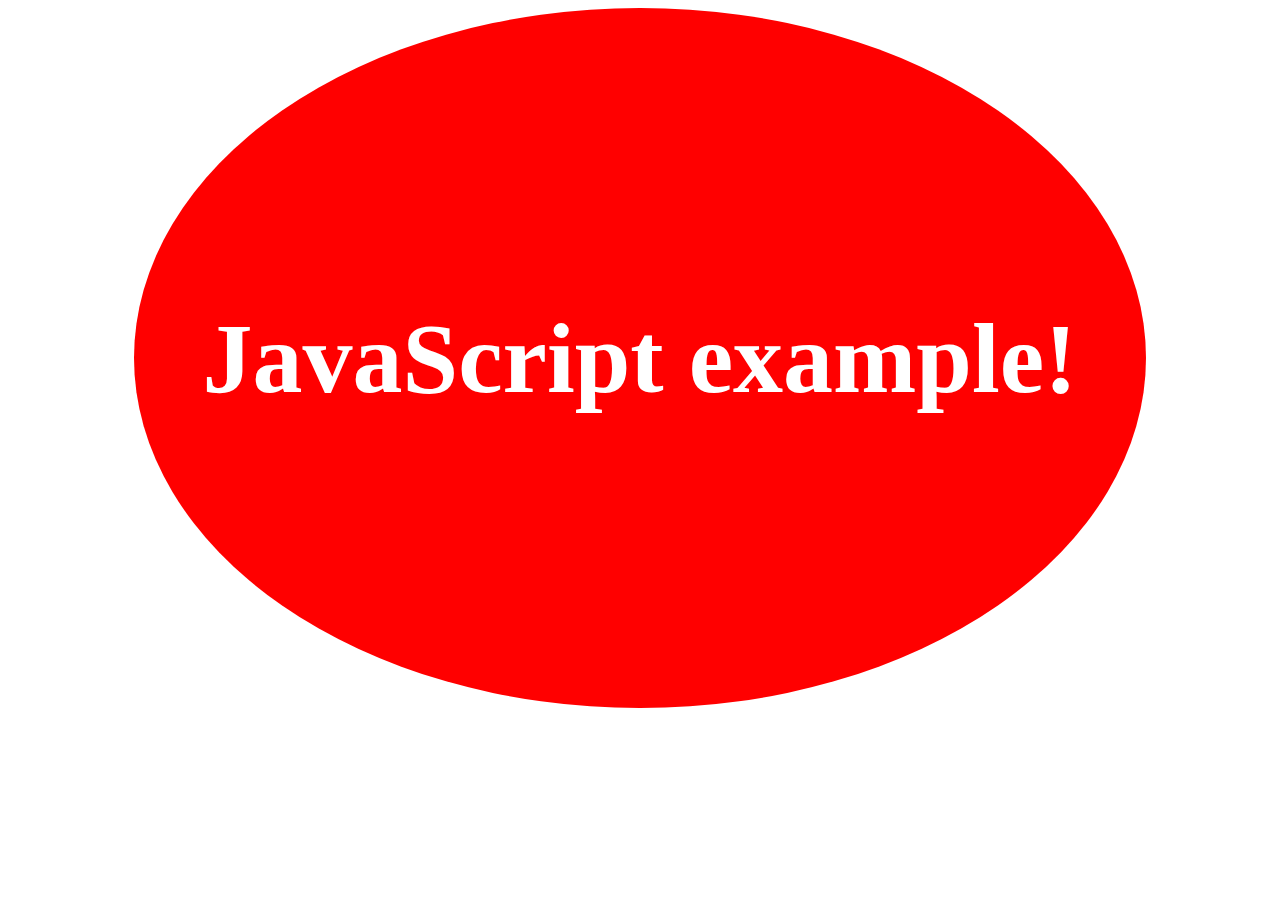
<file: Lesson_1/index.html>
<!DOCTYPE html>
<html lang="en">
<head>
    <meta charset="UTF-8">
    <meta http-equiv="X-UA-Compatible" content="IE=edge">
    <meta name="viewport" content="width=device-width, initial-scale=1.0">
    <title>Lesson-1</title>
</head>
<body>
    <style>
        .wrapper {
            background-color: red;
            width: 80%;
            height: 700px;
            border-radius: 50%;
            margin: 0 auto;
            display: flex;
            align-items: center;
            justify-content: center;
            color: #fff;
            font-size: 50px;
        }
    </style>
    <div class="wrapper">
        <h1 id="textTv">JavaScript example!</h1>
    </div>
    <script>
        setTimeout(() => {
            var message = confirm('ARE YOU GENIUS?');
            let text = document.getElementById('textTv');
            message == true ? text.innerText = 'KRASAVA!' : text.innerText = 'NE NU TI INDEEC!';
            if(message == false) {
                var newPrompt = prompt('NU KTO TI TOGDA?');
                console.log(newPrompt);
            }
            text.innerText(newPrompt)
        }, 1000);
    </script>
</body>
</html>
</file>
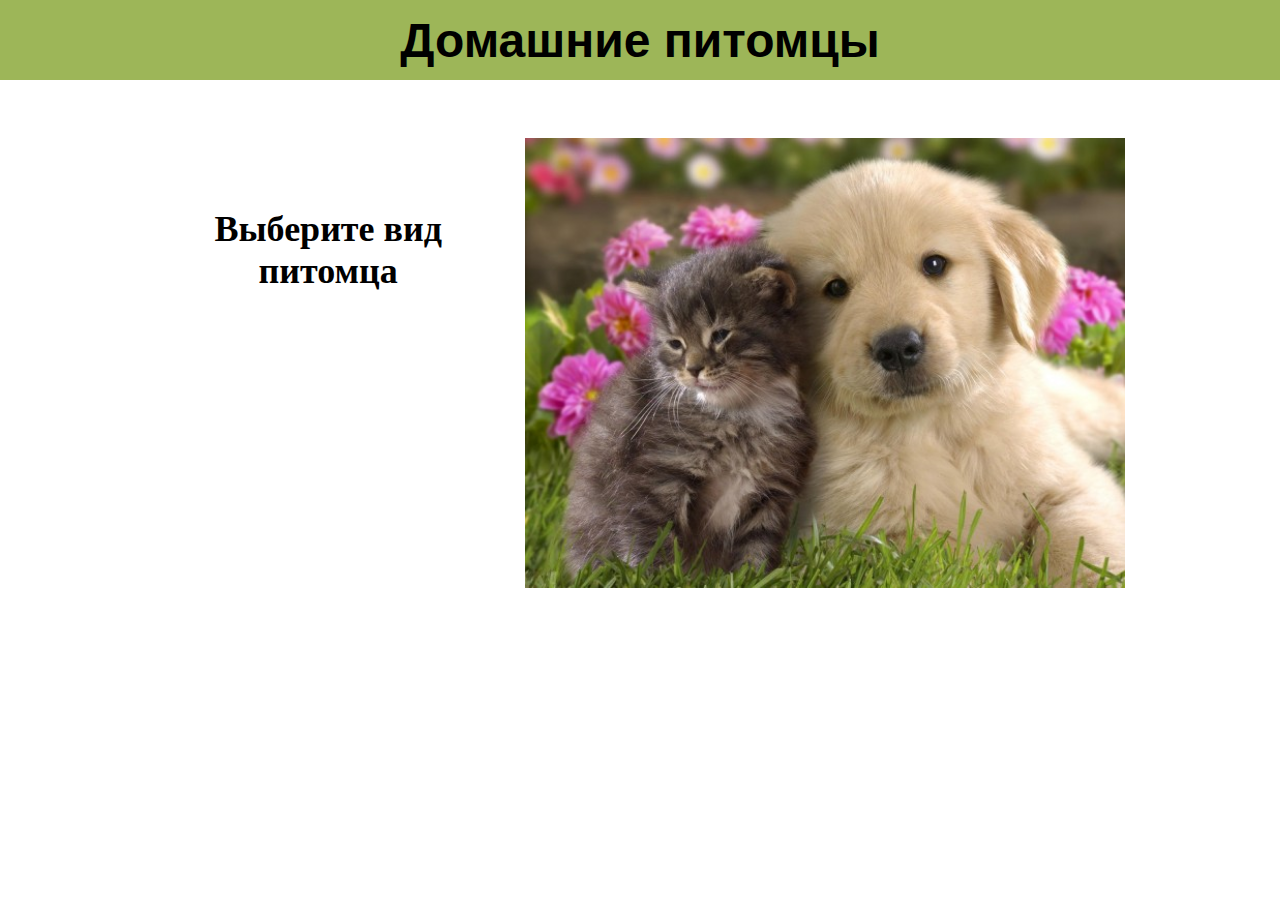
<file: Teema4/Animals/index.html>
<!DOCTYPE html>
<html lang="en">

<head>
    <meta charset="UTF-8">
    <meta http-equiv="X-UA-Compatible" content="IE=edge">
    <meta name="viewport" content="width=device-width, initial-scale=1.0">

    <script src="https://cdnjs.cloudflare.com/ajax/libs/jquery/3.6.1/jquery.min.js" integrity="sha512-aVKKRRi/Q/YV+4mjoKBsE4x3H+BkegoM/em46NNlCqNTmUYADjBbeNefNxYV7giUp0VxICtqdrbqU7iVaeZNXA==" crossorigin="anonymous" referrerpolicy="no-referrer"></script>
    <script src="js/myScript.js"></script>
    <script src="js/massiv.js"></script>

    <title>Animals</title>
</head>

<body>
    <style>
        header {
            height: 80px;
            font-family: 'Lucida Sans', 'Lucida Sans Regular', 'Lucida Grande', 'Lucida Sans Unicode', Geneva, Verdana, sans-serif;
            font-size: 24px;
            display: flex;
            justify-content: center;
            align-items: center;
            background-color: rgb(157, 182, 88);
            position: fixed;
            left: 0;
            top: 0;
            right: 0;
            z-index: 10;
        }
        main {
            width: 80%;
            margin: 0 auto;
            z-index: 0;
            position: relative;
            top: 80px;
            display: flex;
            justify-content: space-evenly;
            flex-wrap: wrap;
            font-family: Cambria, Cochin, Georgia, Times, 'Times New Roman', serif;
        }
        h2 {
            font-size: 36px;
            text-align: center;
        }
        li {
            list-style-type: georgian;
            margin: 10px;
        }
        ul {
            width: 100%;
            margin-left: 45px;
        }
        a {
            color: black;
            cursor: pointer;
            font-size: 22px;
            font-weight: bold;
        }
        .left {
            width: 35%;
            margin-top: 90px;
            height: 300px;
            display: flex;
            justify-content: center;
            flex-wrap: wrap;
        }
        .right {
            width: 60%;
            display: flex;
            margin-top: 50px;
            justify-content: center;
            flex-wrap: wrap;
            min-height: 500px;
        }
        .center {
            width: 90%;
            display: flex;
            justify-content: center;
            flex-wrap: wrap;
        }
        .animals {
            width: 100%;
        }
        .animal {
            width: 60%;
            min-height: 170px;
            background-color: rgb(169, 180, 145);
            border-radius: 5px;
            margin: 35px auto;
            padding: 25px;
            position: relative;
            top: 0;
        }
        .animal h3 {
            width: 75%;
            font-size: 26px;
        }
        .text_container p {
            font-size: 22px;
        }
        .animal .img_container {
            height: 100%;
            margin: 10px;
            position: absolute;
            top: 22px;
            right: 0;
        }
        .img_container img {
            height: 75%;
            border-radius: 5px;
        }
        .animal .text_container {
            width: 78%;
        }
    </style>
    <header>
        <h1>Домашние питомцы</h1>
    </header>

    <main>
        <div class="left">
            <h2>Выберите вид питомца</h2>
            <ul id="menu"></ul>
        </div>
    
        <div class="right">
            <img src="images/animals.jpg" style="height: 450px; object-fit: cover;">
        </div>

        <div class="center" id="content"></div>
    </main>

</body>

</html>
</file>
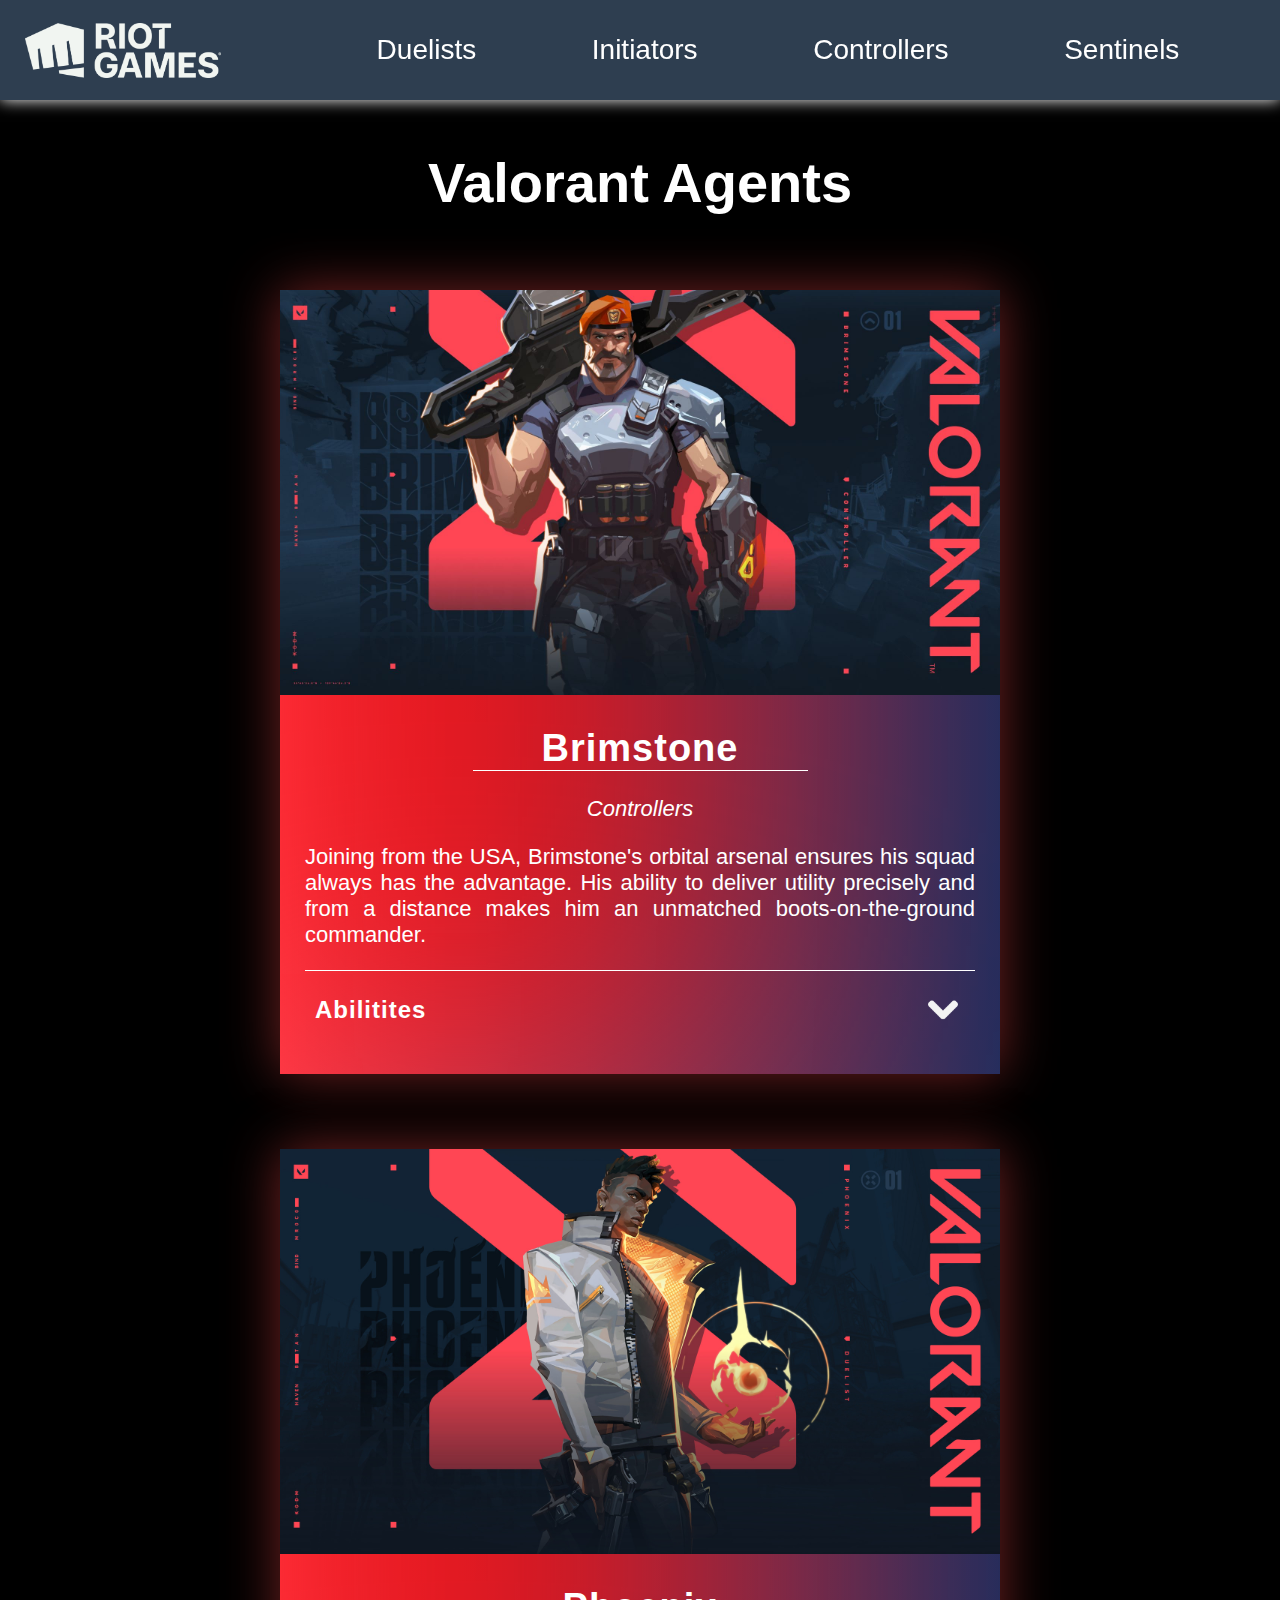
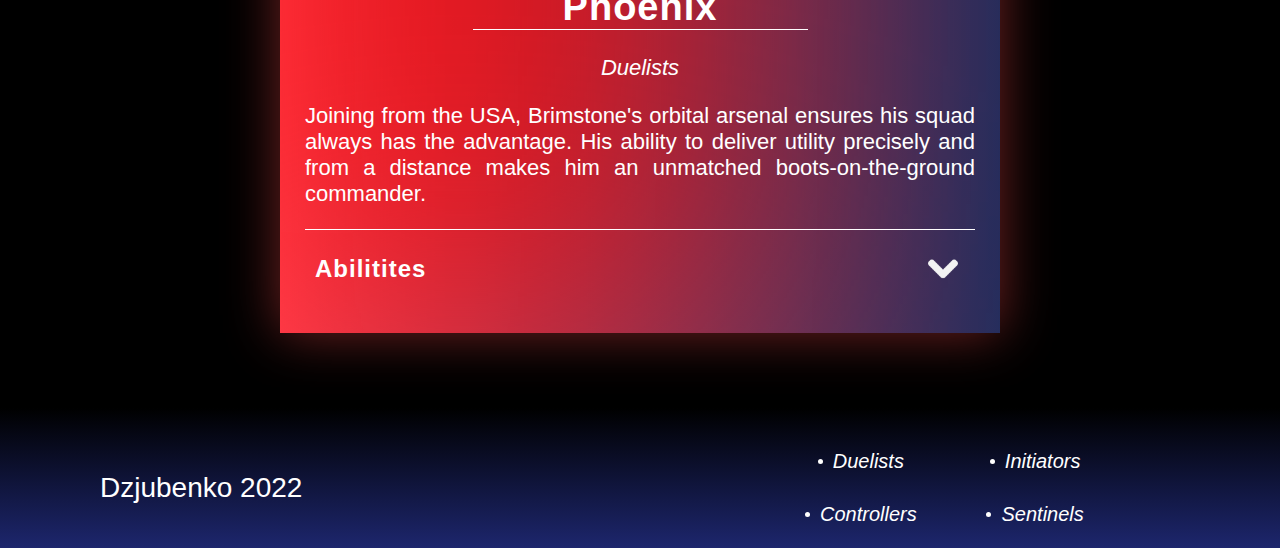
<file: Teema4/HomePage/index.html>
<!DOCTYPE html>
<html lang="en">

<head>
    <meta charset="UTF-8">
    <meta http-equiv="X-UA-Compatible" content="IE=edge">
    <meta name="viewport" content="width=device-width, initial-scale=1.0">
    
    <link href="http://fonts.cdnfonts.com/css/valorant?styles=64778" rel="stylesheet">
    <link rel="stylesheet" href="css/styles.css">
    <link href="js/lightbox/css/lightbox.css" rel="stylesheet" type="text/css"/>
    
    <script src="js/main.js" defer></script>
    <script src="js/array.js"></script>
    <script src="https://cdnjs.cloudflare.com/ajax/libs/jquery/3.6.1/jquery.min.js" integrity="sha512-aVKKRRi/Q/YV+4mjoKBsE4x3H+BkegoM/em46NNlCqNTmUYADjBbeNefNxYV7giUp0VxICtqdrbqU7iVaeZNXA==" crossorigin="anonymous" referrerpolicy="no-referrer"></script>
    
    <title>Valorant Agents</title>
</head>

<body>
    <header></header>

    <main>
        <div id="content"></div>
    </main>
    
    <footer>
        <div class="author">Dzjubenko 2022</div>
        <div class="links"></div>
    </footer>

    <script src="js/lightbox/lightbox-plus-jquery.min.js" type="text/javascript"></script>
</body>

</html>
</file>
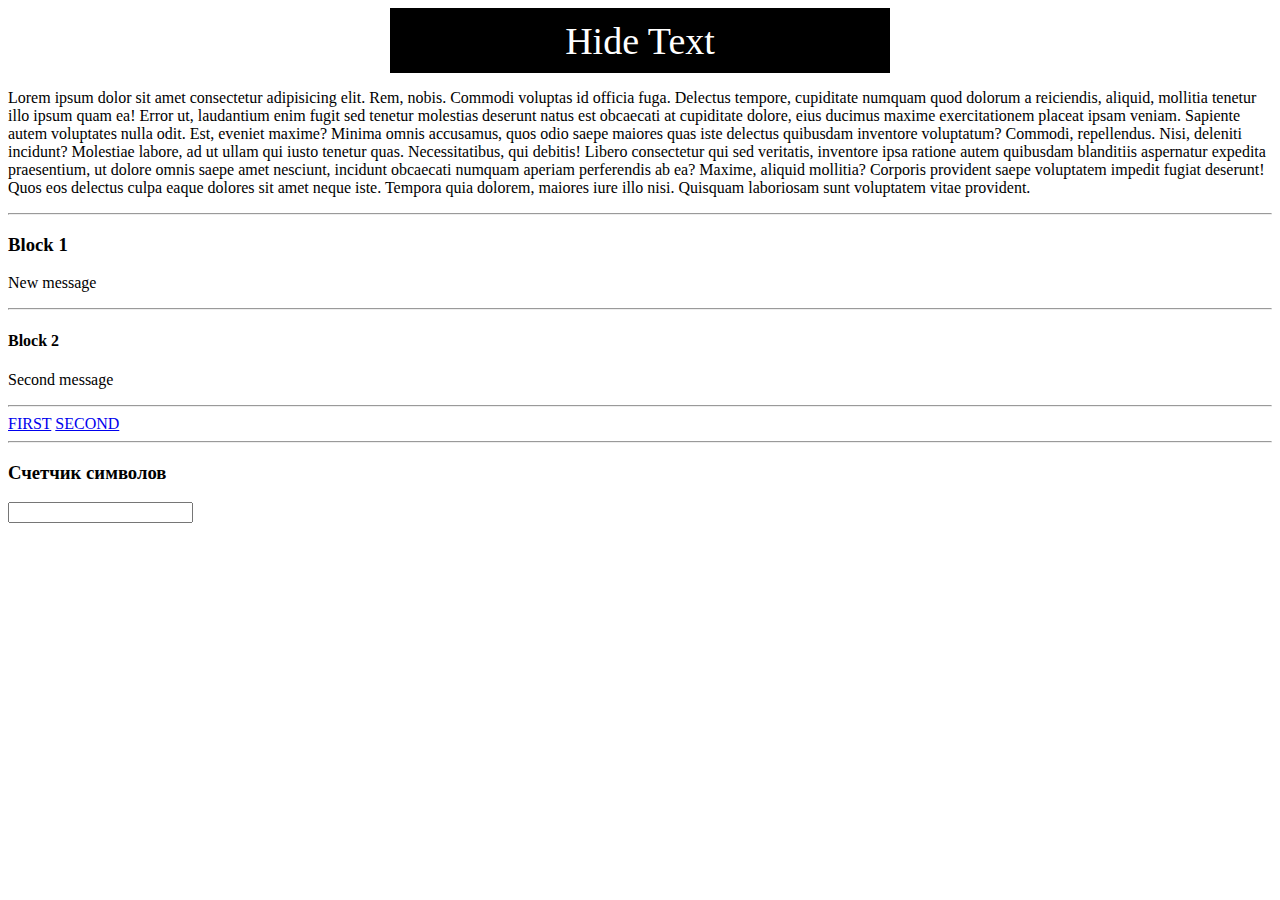
<file: Teema4/PraktikaJQuery/index.html>
<!DOCTYPE html>
<html lang="en">

<head>
    <meta charset="UTF-8">
    <meta http-equiv="X-UA-Compatible" content="IE=edge">
    <meta name="viewport" content="width=device-width, initial-scale=1.0">
    <title>Document</title>
</head>

<body>
    <style>
        #hideBtn {
            width: 500px;
            height: 65px;
            background-color: #000;
            color: #fff;
            display: flex;
            align-items: center;
            justify-content: center;
            font-size: 38px;
            cursor: pointer;
            margin: 0 auto;

            transition: ease all 1s;
            transition-timing-function: cubic-bezier(0.175, 0.885, 0.32, 1.275);
        }
        .text-animate {
            opacity: 0;
            transition: ease all 1s;
            transition-timing-function: cubic-bezier(0.175, 0.885, 0.32, 1.275);
        }
    </style>

    <div id="hideBtn">Hide Text</div>

    <p>
        Lorem ipsum dolor sit amet consectetur adipisicing elit. Rem, nobis. Commodi voluptas id officia fuga. Delectus tempore, cupiditate numquam quod dolorum a reiciendis, aliquid, mollitia tenetur illo ipsum quam ea!
        Error ut, laudantium enim fugit sed tenetur molestias deserunt natus est obcaecati at cupiditate dolore, eius ducimus maxime exercitationem placeat ipsam veniam. Sapiente autem voluptates nulla odit. Est, eveniet maxime?
        Minima omnis accusamus, quos odio saepe maiores quas iste delectus quibusdam inventore voluptatum? Commodi, repellendus. Nisi, deleniti incidunt? Molestiae labore, ad ut ullam qui iusto tenetur quas. Necessitatibus, qui debitis!
        Libero consectetur qui sed veritatis, inventore ipsa ratione autem quibusdam blanditiis aspernatur expedita praesentium, ut dolore omnis saepe amet nesciunt, incidunt obcaecati numquam aperiam perferendis ab ea? Maxime, aliquid mollitia?
        Corporis provident saepe voluptatem impedit fugiat deserunt! Quos eos delectus culpa eaque dolores sit amet neque iste. Tempora quia dolorem, maiores iure illo nisi. Quisquam laboriosam sunt voluptatem vitae provident.
    </p>

    <!-- 1 -->
    <div id="n1">
        <hr>
        <h3>Block 1</h3>
        <p>New message</p>
    </div>
    
    <!-- 2 -->
    <div id="n2">
        <hr>
        <h4>Block 2</h4>
        <p>Second message</p>
    </div>

    <!-- 3 -->
    <hr>
    <a href="#" id="but1">FIRST</a>
    <a href="#" id="but2">SECOND</a>
    <hr>

    <!-- 4 -->
    <h3>Счетчик символов</h3>
    <input type="text" id="username" maxlength="10">
    <p id="result"></p>
    <p id="counter"></p>
    
<script src="https://cdnjs.cloudflare.com/ajax/libs/jquery/3.6.1/jquery.min.js" integrity="sha512-aVKKRRi/Q/YV+4mjoKBsE4x3H+BkegoM/em46NNlCqNTmUYADjBbeNefNxYV7giUp0VxICtqdrbqU7iVaeZNXA==" crossorigin="anonymous" referrerpolicy="no-referrer"></script>
<script src="main.js"></script>
</body>

</html>
</file>
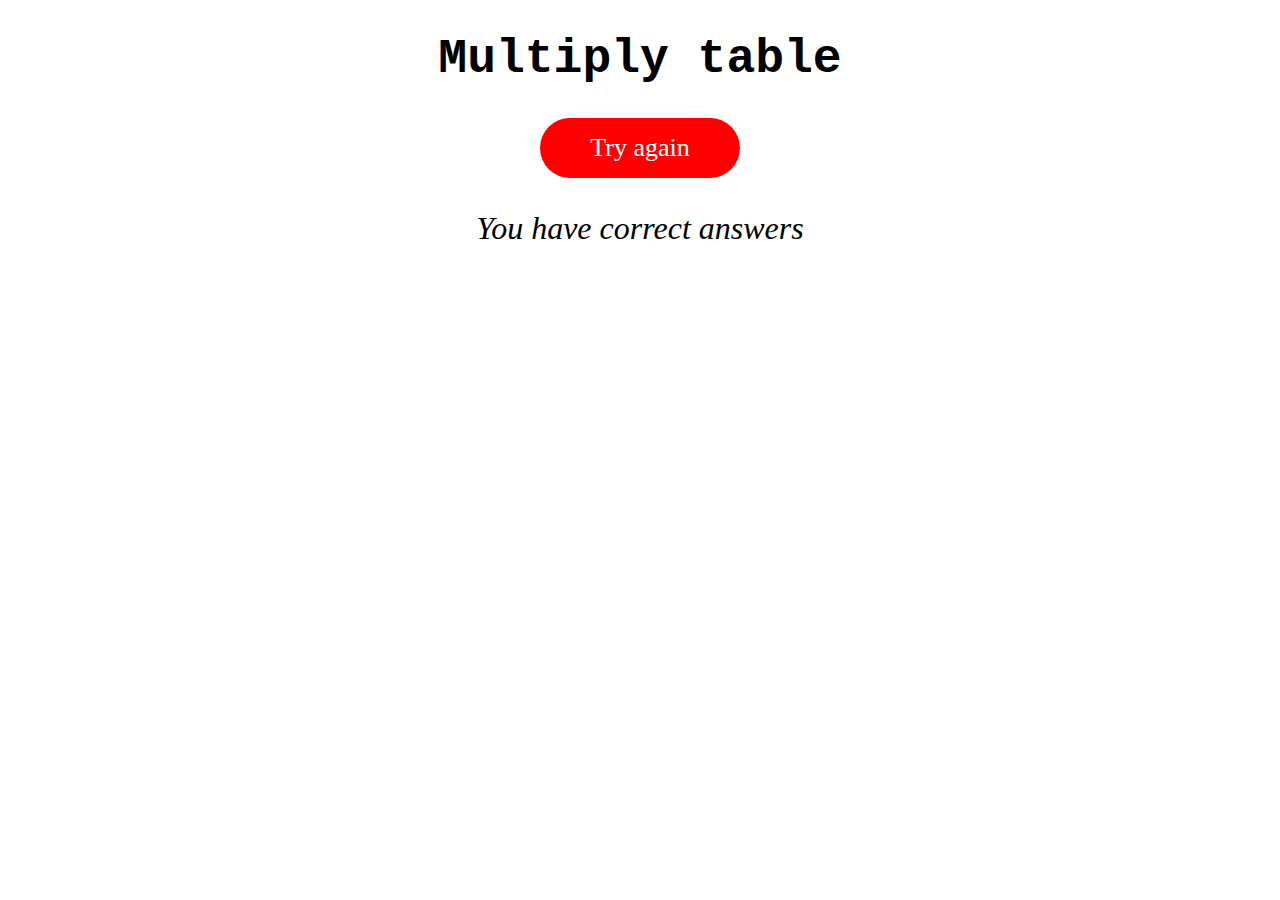
<file: MultiTable_Dzjubenko.html>
<!DOCTYPE html>
<html lang="en">
    <head>
        <meta charset="UTF-8">
        <meta http-equiv="X-UA-Compatible" content="IE=edge">
        <meta name="viewport" content="width=device-width, initial-scale=1.0">
        <title>MultiTable</title>
    </head>

    <body>
        <style>
            .wrapper {
                width: 70%;   
                margin: 0 auto;
            }
            h1 {
                font-size: 48px;
                text-align: center;
                font-family: 'Courier New', Courier, monospace;
            }
            .btn {
                margin: 0 auto;
                cursor: pointer;
                width: 200px;
                height: 60px;
                background-color: #ff0000;
                font-size: 26px;
                border-radius: 30px;
                color: #fff;
                display: flex;
                align-items: center;
                justify-content: center;
            }
            li {
                font-size: 24px;
                text-align: center;
                list-style: none;
            }
            p {
                text-align: center;
                font-size: 32px;
                font-style: italic;
            }
        </style>

        <div class="wrapper">
            <h1>Multiply table</h1>
            <div class="btn" id="tryAgain">Try again</div>
            <ul id="answers_list">
                <li></li>
                <li></li>
                <li></li>
                <li></li>
                <li></li>
            </ul>
            <p>You have <b id="correct_counter"></b> correct answers</p>
        </div>
        
        
        <script>
            
            function question() {
                let answers = [];
                let examples = [];
                let correctCounter = 0;
                for (let i = 0; i < 5; i++) {
                    let firstNum = Math.floor(Math.random() * 9);
                    let secondNum = Math.floor(Math.random() * 9);
                    firstNum == 0 ? firstNum++ : '';
                    secondNum == 0 ? secondNum++ : '';
                    
                    let answer = prompt('What is ' + firstNum + ' * ' + secondNum, 0);
                    let correct = false;
                    if((firstNum*secondNum) == answer) {
                        correct = true;
                        example = firstNum + ' * ' + secondNum;
                        answers.push(correct);
                        examples.push(example);
                    } else {
                        correct = false;
                        example = firstNum + ' * ' + secondNum;
                        answers.push(correct);
                        examples.push(example);
                    }
                    if(!answer) {
                        return;
                    }
                }
                for(key in answers) {
                    if(answers.hasOwnProperty(key)) {
                        if(answers[key]) {
                            correctCounter++;
                        }
                    }
                }
                document.getElementById('answers_list').style.display = 'unset';
                document.getElementById('correct_counter').innerText = correctCounter;
                
                let answerList = document.getElementsByTagName('li');
                for(key in examples) {
                    if(examples.hasOwnProperty(key)) {
                        answerList[key].innerText = examples[key];
                    }
                }
            }
            
            question();

            try {
                const btn = document.getElementById('tryAgain');
                btn.addEventListener('click', () => {
                    question();
                });
            } catch (error) {
                console.log('Can not find the button');
            }

        </script>
    </body>

</html>
</file>
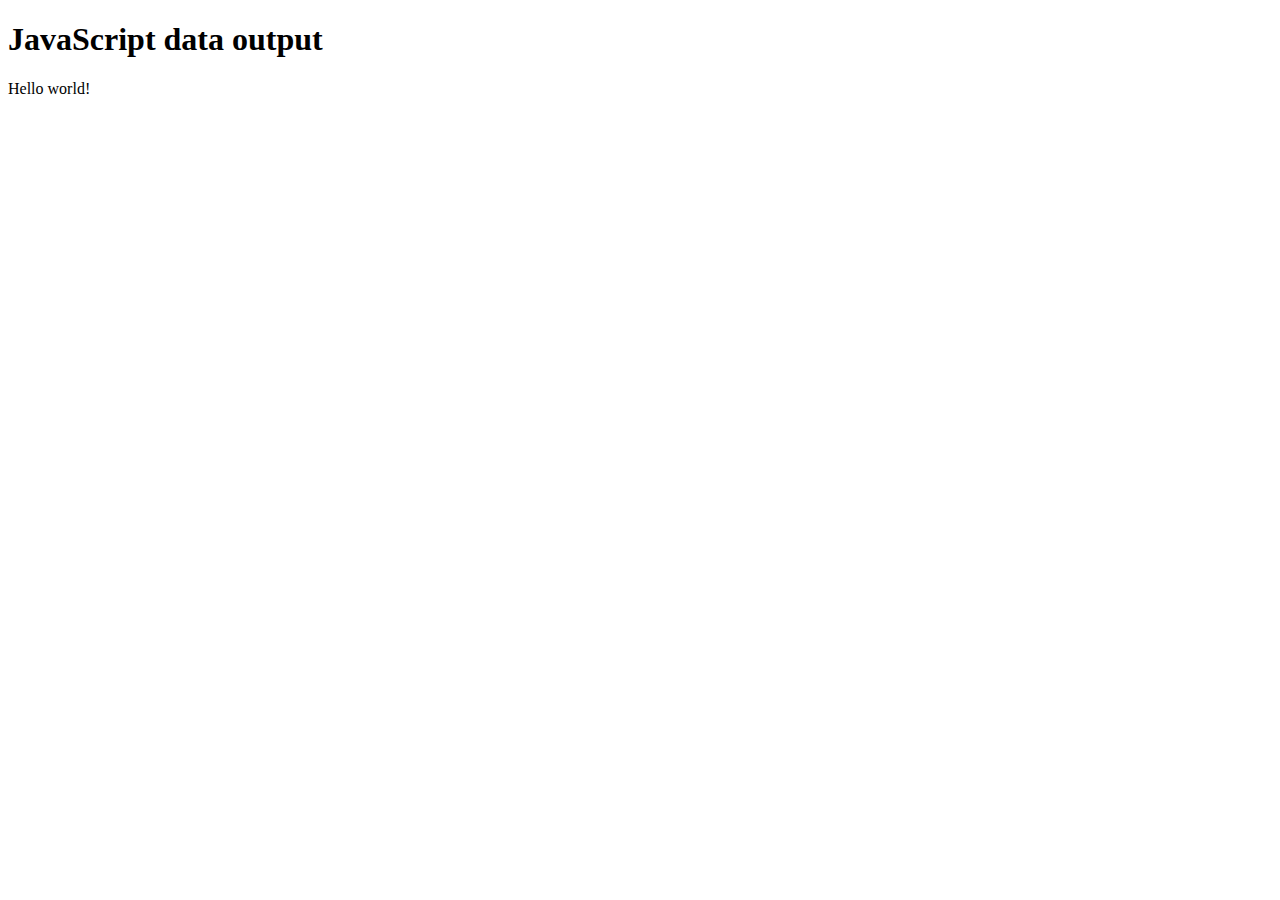
<file: Teema1/01.html>
<!DOCTYPE html>
<html lang="en">
    <head>
        <meta charset="UTF-8">
        <meta http-equiv="X-UA-Compatible" content="IE=edge">
        <meta name="viewport" content="width=device-width, initial-scale=1.0">
        <title>JavaScript example Message- alert, prompt, confirm</title>
    </head>

    <body>
        <h1>JavaScript data output</h1>
        <h2 id="text"></h2>
        <!-- <a href="https://github.com/SvinDzjuba" id="linkExample"></a> -->
        <script>
            // 1
            function firstExc() {
                document.write('Hello world!');
            }

            // 2
            function secondExc() {
                alert('Hello JS!');
            }

            // 3
            function thirdExc() {
                var answer;
                answer = prompt('Type your favourite number');
                if(answer == null || answer == '') {
                    document.getElementById('text').innerText = 'No number!';
                } else {
                    document.getElementById('text').innerText = 'Your favourite number is ' + answer;
                }
            }

            // 4
            function fourthExc() {
                var userAnswer = confirm('Are you sure you want to go to the SvinDzjuba GitHub?');
                if(userAnswer) {
                    location.href = 'https://github.com/SvinDzjuba';
                } else {
                    document.getElementById('text').innerText = 'No problem, have a nice day!';
                }
            }


            firstExc()
            setTimeout(() => {
                secondExc();
                thirdExc();
                setTimeout(() => {
                    fourthExc();
                }, 700);
            }, 1200);

        </script>
    </body>

</html>
</file>
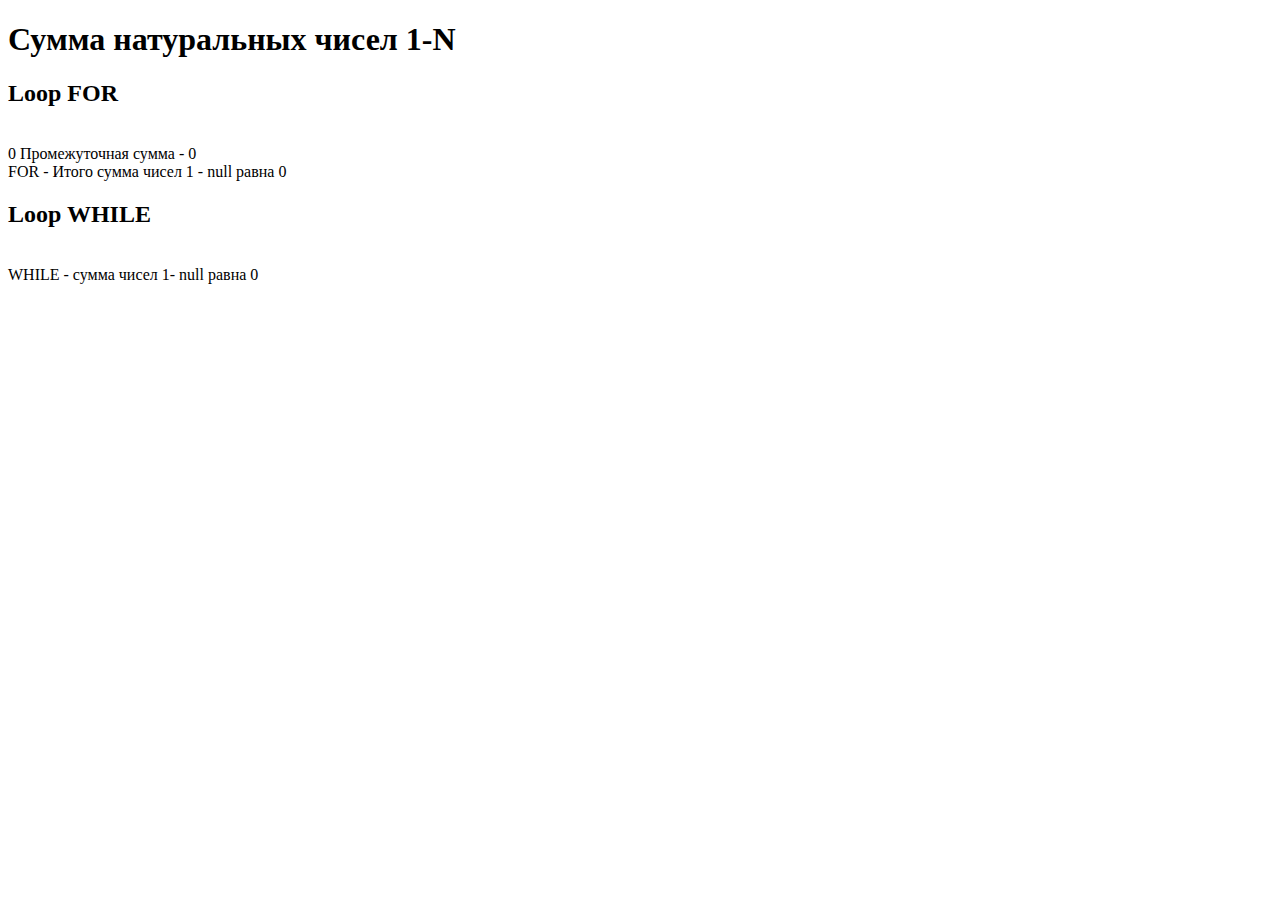
<file: Teema1/Praktika3.html>
<!DOCTYPE html>
<html lang="en">
    <head>
        <meta charset="UTF-8">
        <meta http-equiv="X-UA-Compatible" content="IE=edge">
        <meta name="viewport" content="width=device-width, initial-scale=1.0">
        <title>JavaScript loops</title>
    </head>
    <body>
        <h1>Сумма натуральных чисел 1-N</h1>


        <script>

            document.write('<h2>Loop FOR</h2>');
            let count = prompt('Сумма чисел от 1 до ....\n Введите число');
            let summa = 0;
            for (let i = 0; i <= count; i++) {
                summa =+ i;
                document.write('<br>' + (i) + ' Промежуточная сумма - ' + summa);
            }
            document.write('<br> FOR - Итого сумма чисел 1 - ' + count + ' равна ' + summa);
            
            document.write('<h2>Loop WHILE</h2>');
            let counter = 1;
            summa = 0;
            while(counter <= count) {
                summa += counter;
                document.write('<br>' + (counter) + ' Промежуточная сумма -' + summa); 
                counter++;
            }
            document.write('<br> WHILE - сумма чисел 1- ' + count + ' равна ' + summa);
        </script>
    </body>
</html>
</file>
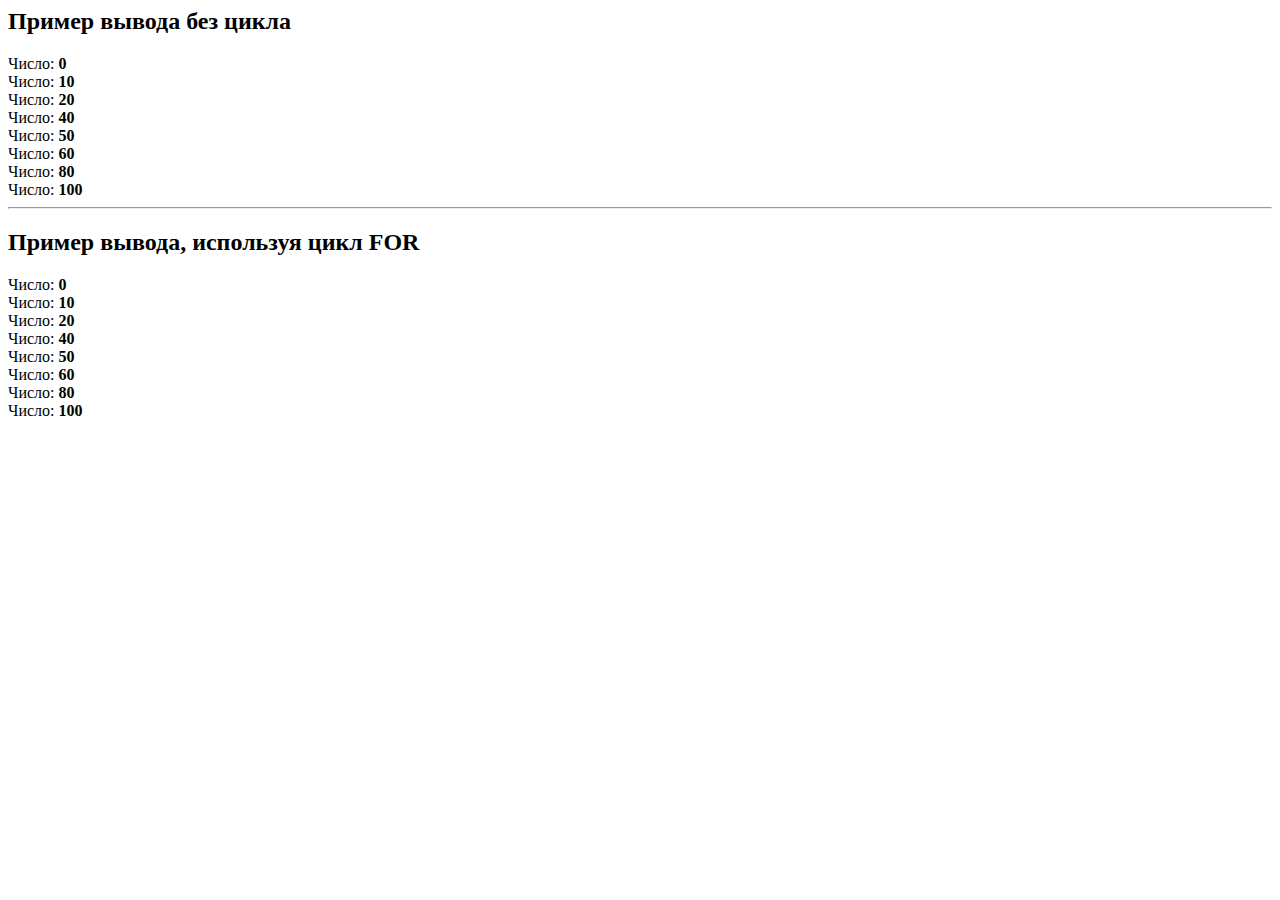
<file: Teema1/Task_Dzjubenko.html>
<html>

<head>
    <title>Задание1</title>
    <meta charset="UTF-8">
</head>

<body>
    <script>
        document.write('<h2>Пример вывода без цикла</h2>');
        document.write('Число: <b>0</b>');
        document.write('<br />');
        document.write('Число: <b>10</b>');
        document.write('<br />');
        document.write('Число: <b>20</b>');
        document.write('<br />');
        document.write('Число: <b>40</b>');
        document.write('<br />');
        document.write('Число: <b>50</b>');
        document.write('<br />');
        document.write('Число: <b>60</b>');
        document.write('<br />');
        document.write('Число: <b>80</b>');
        document.write('<br />');
        document.write('Число: <b>100</b>');
        document.write('<br />');

        document.write('<hr />');
        document.write('<h2>Пример вывода, используя цикл FOR </h2>');


        //..............Решение
        let number = 0;
        for (let i = 0; i < 8; i++) {
            i == 0 ? i = 0 : number += 10;
            i == 3 ? number = 40 : '';
            i == 6 ? number = 80 : '';
            i == 7 ? number = 100 : '';
            document.write('Число: <b>' + number + '</b> <br>')
        }

    </script>

</body>

</html>
</file>
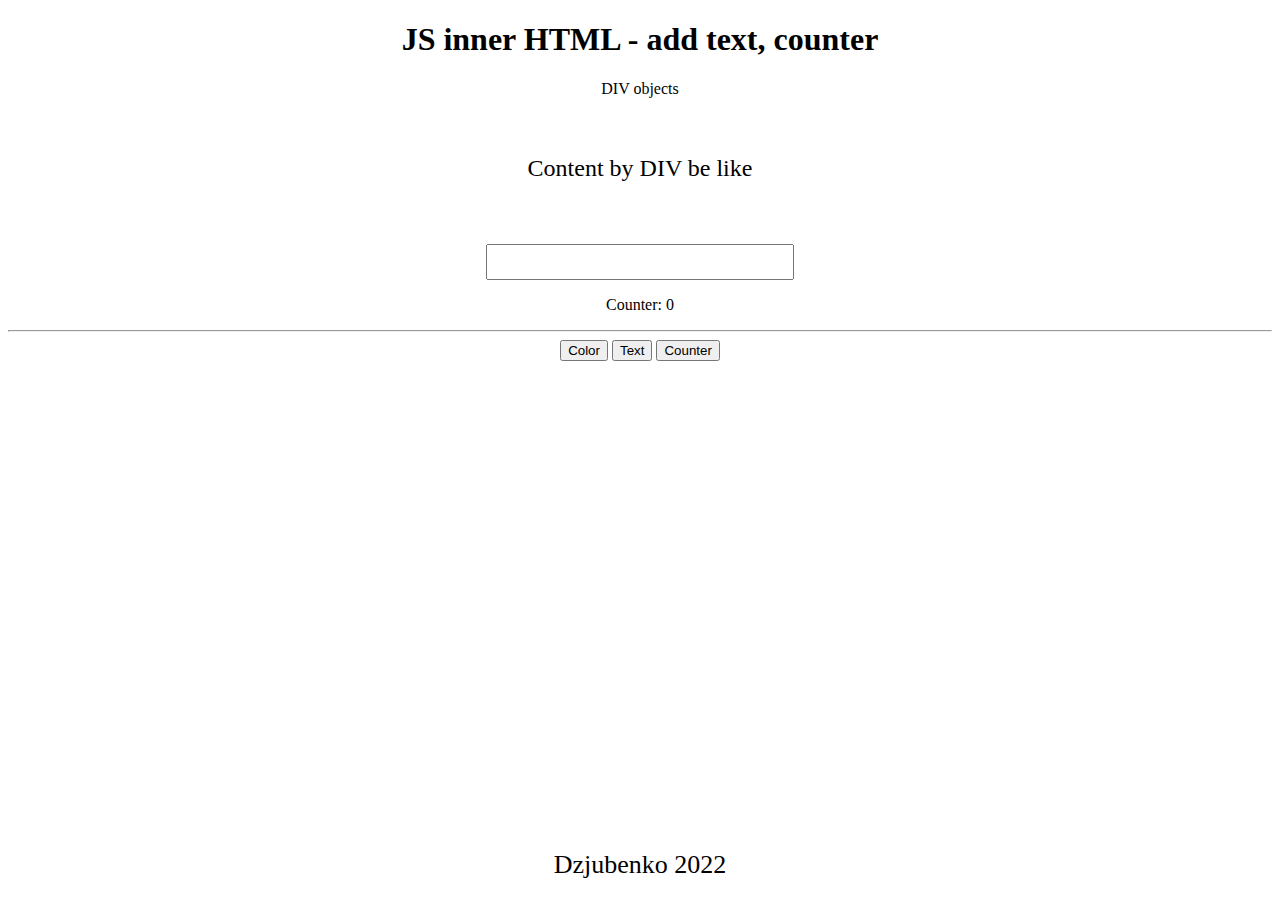
<file: Teema2/exDOM2.html>
<!DOCTYPE html>
<html>
<head>
    <meta charset="UTF-8">
    <meta http-equiv="X-UA-Compatible" content="IE=edge">
    <meta name="viewport" content="width=device-width, initial-scale=1.0">
    <title>JS Counter</title>
</head>
<body>

    <style>
        main, header, footer {
            width: 100%;
            margin: 0 auto;
            text-align: center;
        }
        footer {
            position: absolute;
            bottom: 20px;
            left: 0;
            right: 0;
            font-size: 26px;
        }
        #intro {
            width: 500px;
            min-height: 70px;
            border-radius: 5px;
            font-size: 24px;
            padding: 20px;
            display: flex;
            align-items: center;
            justify-content: center;
            margin: 0 auto;
            transition: ease all .15s;
        }
        input {
            margin: 0 auto;
            margin-top: 20px;
            width: 300px;
            height: 30px;
            font-size: 18px;
        }
    </style>
    
    <header>
        <h1>JS inner HTML - add text, counter</h1>
    </header>

    <main>
        <p>DIV objects</p>

        <div id="intro">Content by DIV be like</div>
        <input id="content">
        <p>Counter: <span id="counter">0</span></p>

        <hr>

        <button id="color" onclick="myColor()">Color</button>
        <button id="text" onclick="myText()">Text</button>
        <button id="counter" onclick="myCounter()">Counter</button>
    </main>

    <footer>
        Dzjubenko 2022
    </footer>

    <script>
        var counter = 0;
        function myColor() {
            let r = Math.floor(Math.random() * 255);
            let g = Math.floor(Math.random() * 255);
            let b = Math.floor(Math.random() * 255);

            document.getElementById('intro').style.backgroundColor = 'rgb(' + r + ',' + g + ',' + b + ')'
        }
        function myText() {
            let userText = document.getElementById('content').value;
            let divHtml = document.getElementById('intro');
            let finalText = divHtml.innerText += ' ' + userText;

            document.getElementById('intro').innerText = finalText + ' ';
            document.getElementById('content').value = '';
        }
        let contentEntity = document.getElementById('content');
        contentEntity.addEventListener('keypress', (e) => {
            if(e.key === 'Enter') { 
                e.preventDefault();
                document.getElementById('text').click();
            }
        });
        function myCounter() {
            counter++;
            document.getElementById('counter').innerText = counter;
        }
    </script>
</body>
</html>
</file>
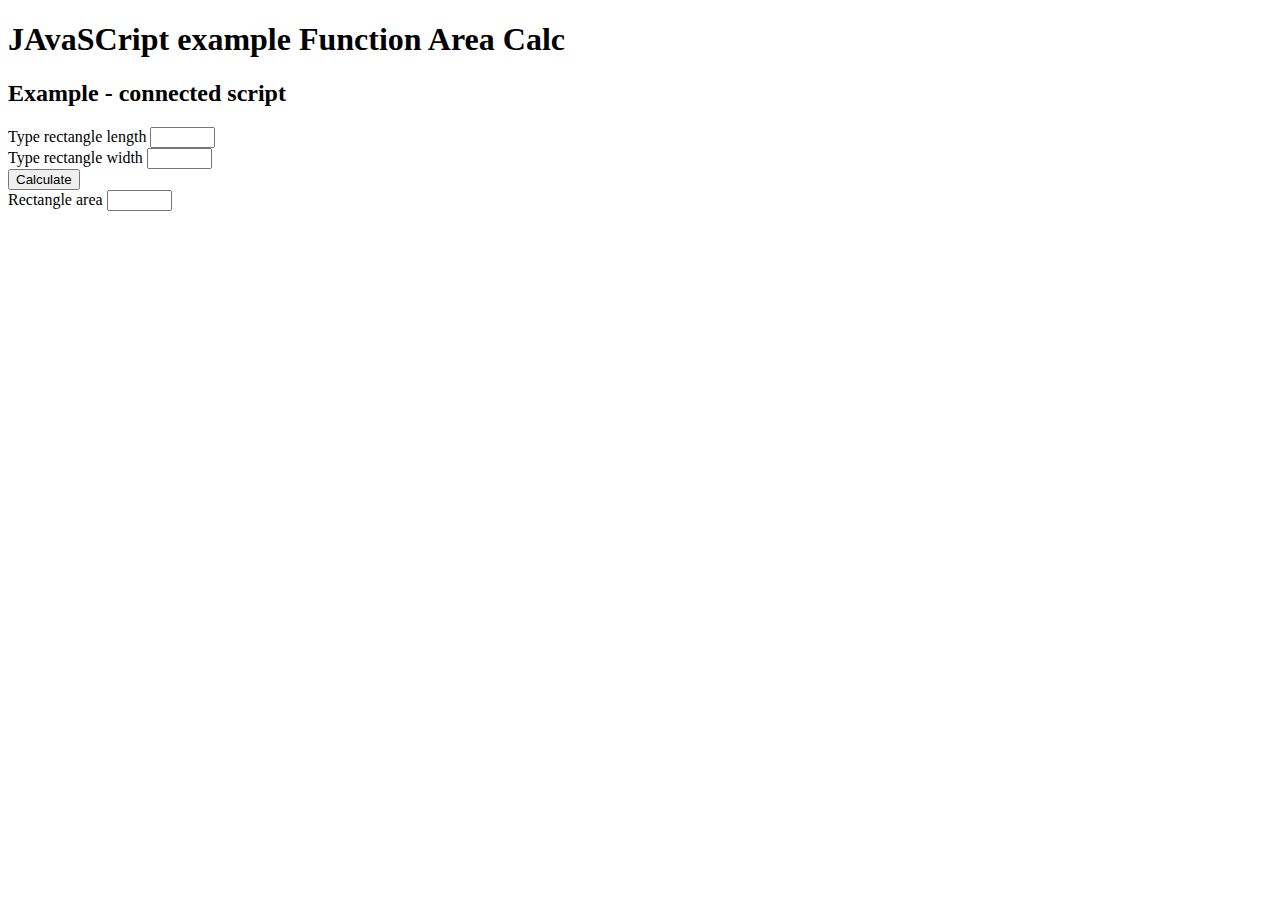
<file: Teema2/exFunction3.html>
<!DOCTYPE html>
<html lang="en">
    <head>
        <meta charset="UTF-8">
        <meta http-equiv="X-UA-Compatible" content="IE=edge">
        <meta name="viewport" content="width=device-width, initial-scale=1.0">
        <script src="3.js" defer></script>
        <title>Area Rectangle</title>
    </head>
    <body>
        
        <h1>JAvaSCript example Function Area Calc</h1>
        <h2>Example - connected script</h2>

        <form name="myForm">
            <label for="t1">Type rectangle length</label>
            <input type="text" name="t1" size="5"><br>

            <label for="t2">Type rectangle width</label>
            <input type="text" name="t2" size="5"><br>

            <input type="button" name="send" value="Calculate" onclick="areaRectangle()"><br>

            <label for="result">Rectangle area</label>
            <input type="text" name="result" size="5" readonly><br>
        </form>

    </body>
</html>
</file>
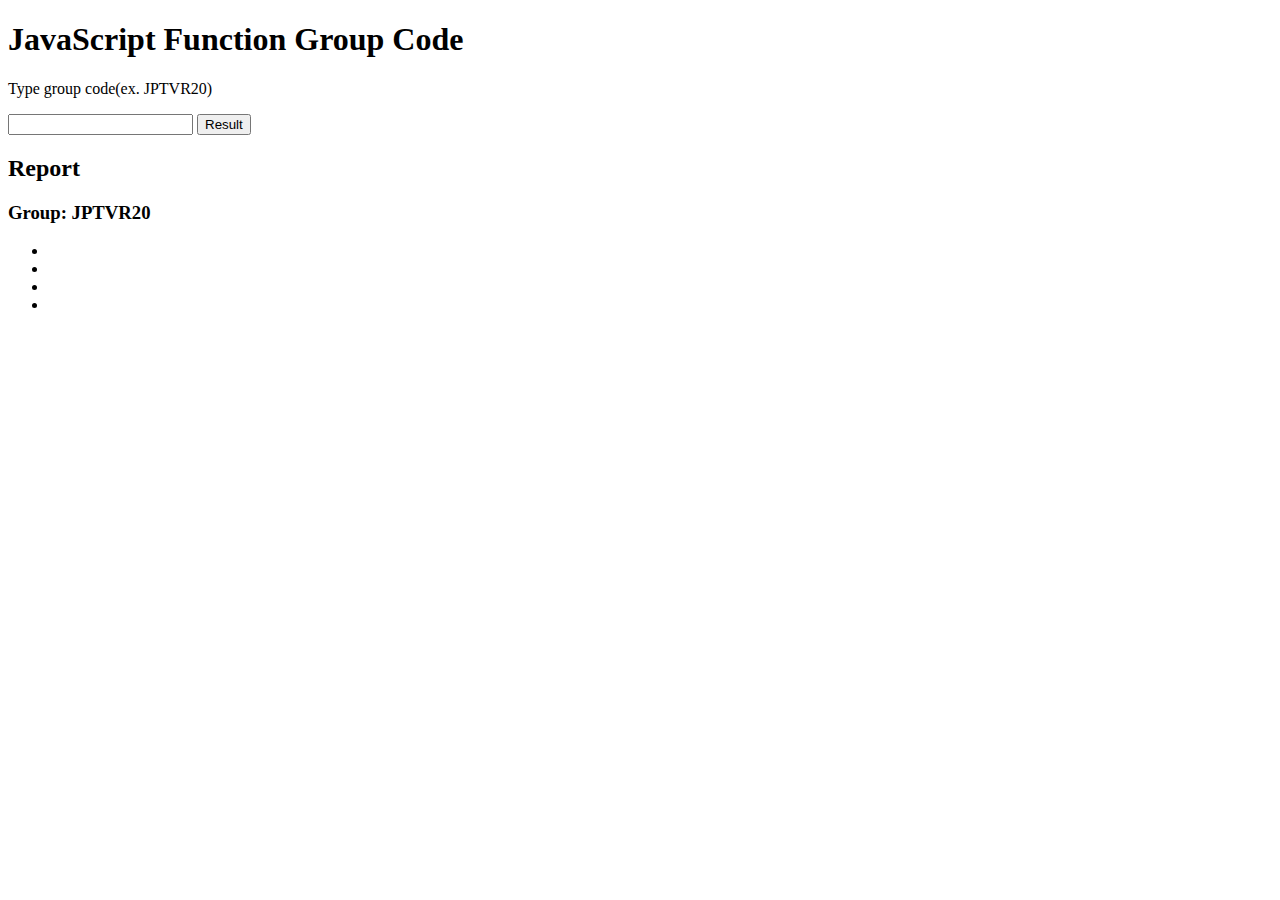
<file: Teema2/GroupCode.html>
<!DOCTYPE html>
<html lang="en">
    <head>
        <meta charset="UTF-8">
        <meta http-equiv="X-UA-Compatible" content="IE=edge">
        <meta name="viewport" content="width=device-width, initial-scale=1.0">
        <script src="function.js" defer></script>
        <title>Group Code</title>
    </head>

    <body>
        
        <h1>JavaScript Function Group Code</h1>
        <p>Type group code(ex. JPTVR20)</p>
            
        <input type="text" id="groupCode">
        <button id="result">Result</button>

        <h2>Report</h2>

        <h3>Group: JPTVR20</h3>
        <ul>
            <li></li>
            <li></li>
            <li></li>
            <li></li>
        </ul>


    </body>
</html>
</file>
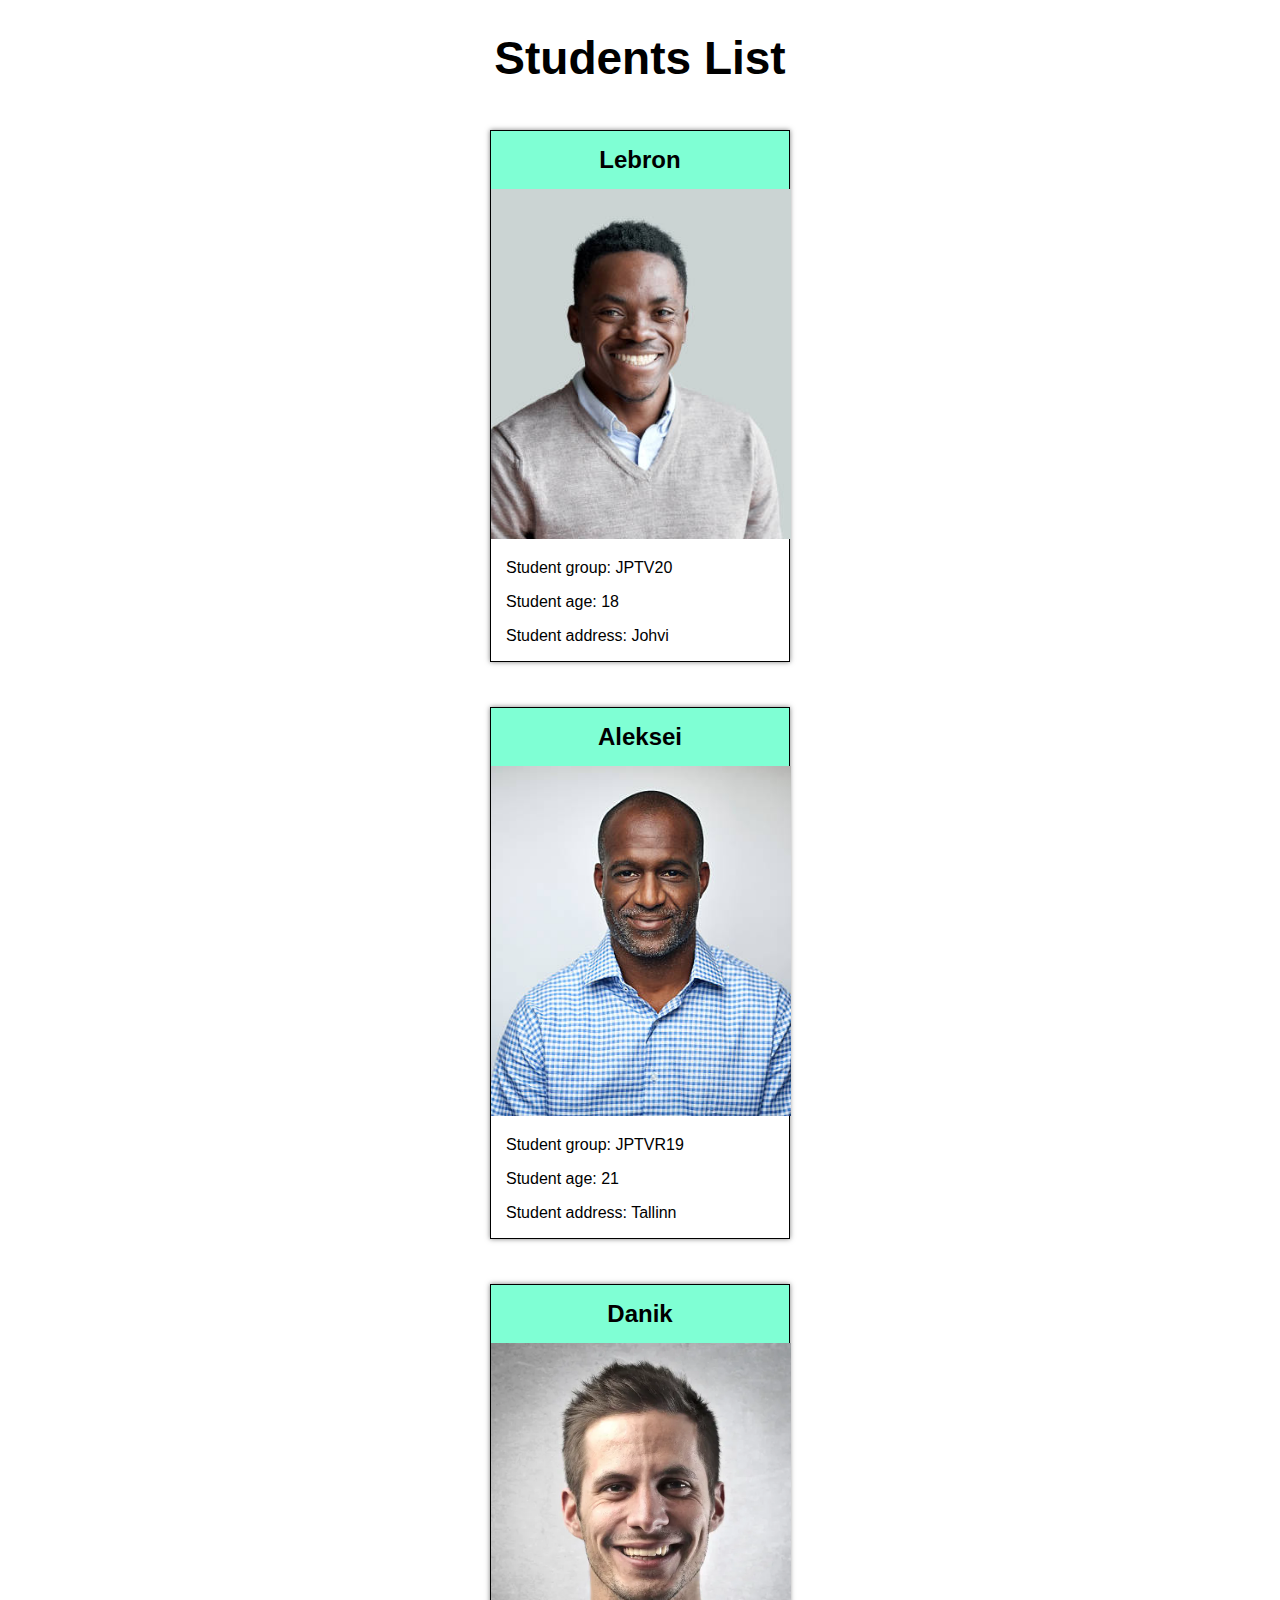
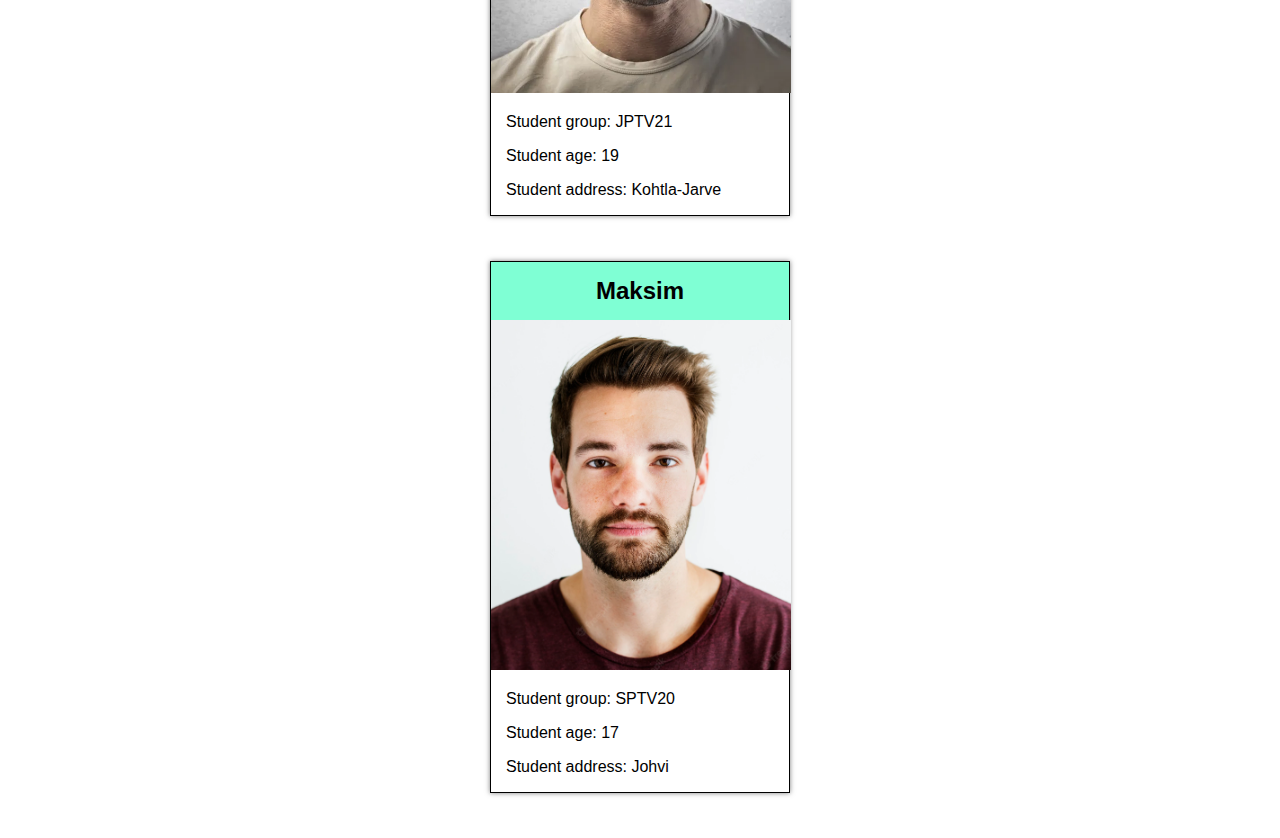
<file: Teema3/Images/exArray4-school.html>
<!DOCTYPE html>
<html lang="en">

<head>
    <meta charset="UTF-8">
    <meta http-equiv="X-UA-Compatible" content="IE=edge">
    <meta name="viewport" content="width=device-width, initial-scale=1.0">
    <script src="school.js" defer></script>
    <title>School Array Pictures</title>
</head>

<body>
    <style>
        body {
            font-family: sans-serif;
        }
        h1 {
            font-size: 46px;
        }
        h2 {
            height: 100%;
            margin: 0;
            padding: 15px;
            background-color: aquamarine;
        }
        h1, h2 {
            text-align: center;
        }
        p {
            margin-left: 15px;
        }
        div:not(#content) {
            border: 1px solid;
            margin: 45px auto;
            box-shadow: 0 0 5px rgba(0, 0, 0, 0.5);
            transition: ease all .3s;;
        }
        div:not(#content):hover {
            box-shadow: 0 0 10px rgba(0, 0, 0, 0.9);
            transform: scale(1.02);
        }
        #content {
            width: 300px;
            margin: 0 auto;
        }
        img {
            width: 300px;
            height: 350px;
            object-fit: cover;
        }
    </style>

    <h1>Students List</h1>
    <div id="content"></div>

</body>

</html>
</file>
<file: Teema4/HomePage/css/styles.css>
body {
    margin: 0;
    /* background-color: rgb(203, 204, 255); */
    background-color: #000;
}
header {
    width: 100%;
    height: 100px;
    position: fixed;
    top: 0;
    z-index: 10;
    background-color: rgb(46, 62, 80);
    /* background-color: rgb(255, 70, 85); */
    box-shadow: 0px 0px 15px 0 #fff;
    display: flex;
    align-items: center;
    justify-content: center;
}
.logo_container {
    width: 20%;
    height: 100%;
    display: flex;
    align-items: center;
    margin-left: 25px;
}
.logo_container img {
    height: 55%;
    cursor: pointer;
}
main {
    width: 75%;
    margin: 0 auto;
    margin-top: 110px;
    position: relative;
    font-family: 'Gill Sans', 'Gill Sans MT', Calibri, 'Trebuchet MS', sans-serif;
    z-index: 1;
}
footer {
    height: 120px;
    padding-top: 20px;
    position: relative;
    overflow: hidden;
    bottom: 0;
    left: 0;
    right: 0;
    
    display: flex;
    align-items: center;

    font-family: 'Trebuchet MS', 'Lucida Sans Unicode', 'Lucida Grande', 'Lucida Sans', Arial, sans-serif;
    text-align: center;
    font-size: 28px;
    background: rgb(0,0,0);
    background: linear-gradient(180deg, rgba(0,0,0,1) 0%, rgba(67, 88, 253, 0.433) 100%);
    color: #fff;
}
.main_heading {
    width: 80%;
    margin: 0 auto;
    display: flex;
    justify-content: center;
    align-items: center;
    margin-top: 150px;
    border-bottom: 1px solid #fff;
}
.main_img {
    height: 70px;
}
.main_img img {
    height: 100%;
}
.main_text {
    width: 70%;
    margin: 0 auto;
}
.main_text p {
    color: #fff;
    text-align: center;
    font-size: 24px;
    letter-spacing: 1px;
}
.about_agents {
    width: 100%;
    margin-top: 40px;
    display: flex;
    justify-content: center;
    align-items: center;
    flex-wrap: wrap;
}
.about_agents img {
    width: 60%;
    object-fit: cover;
    filter: brightness(0.5);
}
.about_agents p {
    color: #fff;
    width: 60%;
    font-weight: 400;
    font-size: 20px;
    text-align: center;
}
.author {
    width: 25%;
    display: flex;
    justify-content: flex-start;
    align-items: center;
    margin-left: 100px;
}
.links {
    width: 55%;
    display: flex;
    justify-content: flex-end;
}
.links ul {
    width: 50%;
    display: flex;
    justify-content: space-evenly;
    flex-wrap: wrap;
}
.links ul li {
    width: 40%;
    text-align: right;
}
.links ul li a {
    font-size: 20px;
    font-style: italic;
    display: flex;
    justify-content: center;
    align-items: center;
    font-family: Arial, Helvetica, sans-serif;

    background-image: linear-gradient(currentColor, currentColor);
    background-position: 50% 100%;
    background-repeat: no-repeat;
    background-size: 0% 2px;
}
.links ul li a:hover {
    background-size: 15% 2px;
}
.links ul li a:before {
    content: '';
    display: block;
    justify-content: center;
    align-items: center;
    width: 5px;
    height: 5px;
    margin-right: 10px;
    border-radius: 50%;
    background-color: #fff;
}
#content {
    width: 100%;
    margin: 0 auto;
    position: relative;
}
a {
    text-decoration: none;
    color: #fff;
    font-size: 28px;
    font-family: 'VALORANT', sans-serif;
}
ul {
    width: 80%;
    padding-left: 0;
    display: flex;
    justify-content: space-evenly;
    flex-wrap: wrap;
}
ul li {
    margin: 15px;
    text-align: center;
    list-style: none;
    cursor: pointer;
    color: #fff;
}
ul li a {
    background-image: linear-gradient(currentColor, currentColor);
    background-position: 0% 100%;
    background-repeat: no-repeat;
    background-size: 0% 2px;
    transition: ease all .2s;
}
ul li a:hover {
    background-size: 35px 2px;
}
.img_container {
    width: 100%;
    z-index: 20;
    position: relative;
}
.img_container a img {
    width: 100%;
    object-fit: cover;
}
.agent {
    width: 75%;
    max-width: 900px;
    margin: 75px auto;
    overflow: hidden;
    position: relative;
    
    /* background-color: rgb(255, 70, 85); */
    background-image: linear-gradient(to right, rgb(255, 70, 86), rgba(48, 63, 129, 0.733));
    color: #fff;
    box-shadow: 0 0 50px 0px rgb(116, 34, 34);
}
.agent_role {
    text-align: center;
    font-style: italic;
}
.decoration_line1 {
    position: absolute;
    left: 0;
    bottom: 0;
    z-index: 10;
    width: 0;
    height: 0;
    border-bottom: 900px solid rgb(255, 70, 85);
    border-left: 529px solid transparent;
    border-image-source: linear-gradient(to left, rgba(156, 0, 0, 0.288), rgb(255, 5, 5));
    filter: blur(150px);
    animation: agent-animation 4s infinite;
}
@keyframes agent-animation {
    0% { 
        transform: rotate(40deg) scale(1.5) translateX(100%);
    }
    50% {
        transform: rotate(150deg) scale(0.4) translateX(360%);
    }
    100% { 
        transform: rotate(40deg) scale(1.5) translateX(100%);
    }
}
.info_container {
    padding: 25px;
    padding-top: 0;
    text-align: justify;
    position: relative;
    z-index: 20;
}
.info_container p {
    font-size: 22px;
}
h1 {
    color: #fff;
    font-size: 68px;
    margin: 20px;
}
h2 {
    color: #fff;
    text-align: center;
    font-family: 'VALORANT', sans-serif;
    font-size: 56px;
    margin-top: 150px;
}
h3 {
    width: 50%;
    font-size: 38px;
    margin: 25px auto;
    text-align: center;
    border-bottom: 1px solid;
}
h4 {
    width: 90%;
    margin: 25px;
    margin-left: 10px;
    font-size: 24px;
}
.info_container h3, .info_container h4 {
    font-family: 'VALORANT', sans-serif;
    letter-spacing: 1px;
}

@keyframes fade-in {
    0% {
        opacity: 0; 
        transform: translateY(-25px);
    }
    100% {
        opacity: 1;
        transform: translateY(0px);
    }
}
.fade-in-element {
    animation: fade-in 1.4s;
}
.hidden {
    opacity: 0;
}
.ability_container {
    display: flex;
    border-top: 1px solid;
    cursor: pointer;
    transition: ease all .15s;
}
.ability_container:hover {
    background-color: rgba(255, 255, 255, 0.103);
}
.ability_arrow {
    width: 10%;
    display: flex;
    align-items: center;
    justify-content: center;
}
.ability_arrow img {
    width: 40px;
    margin-top: -5px;
    filter: brightness(300%);
}
.arrow {
    transform: rotate(90deg);
    transition: ease all .3s;
}
.arrow-up {
    transform: rotate(-90deg)
}
.abilities_container {
    display: none;
}
</file>
